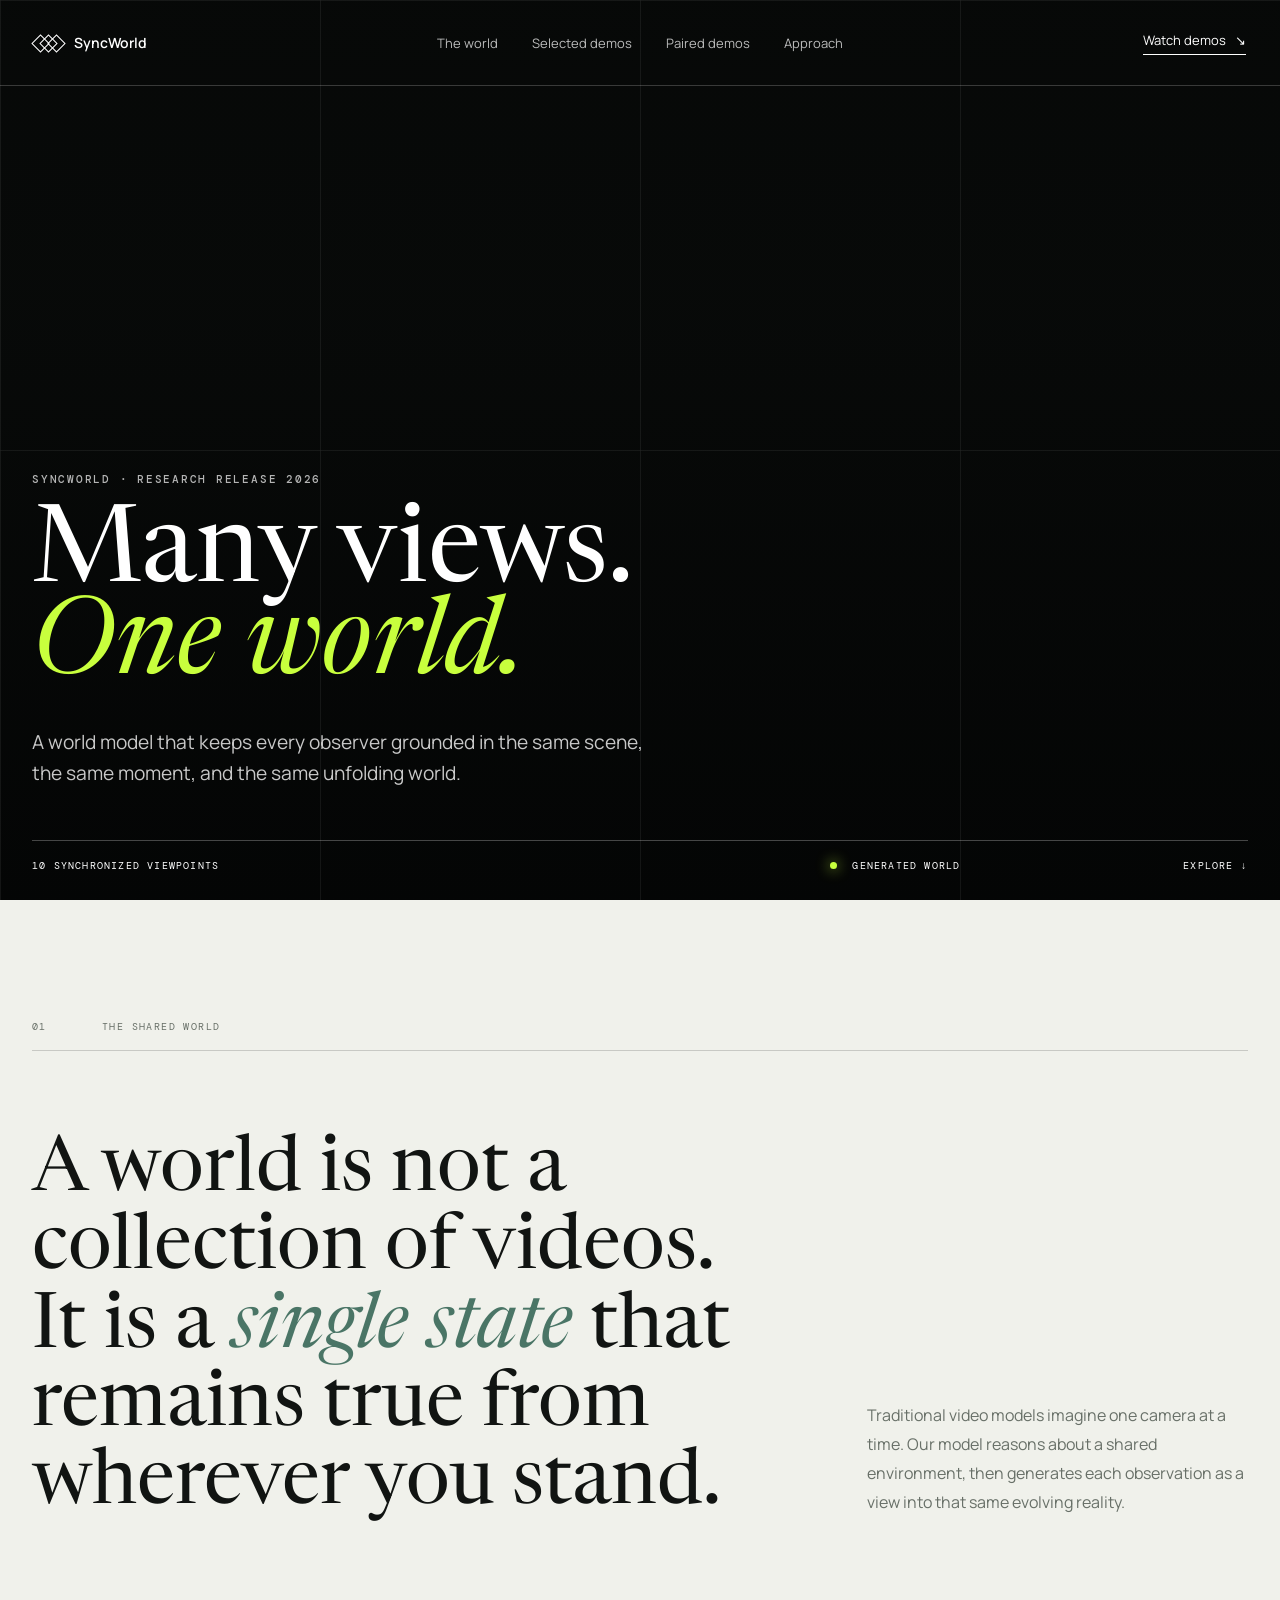
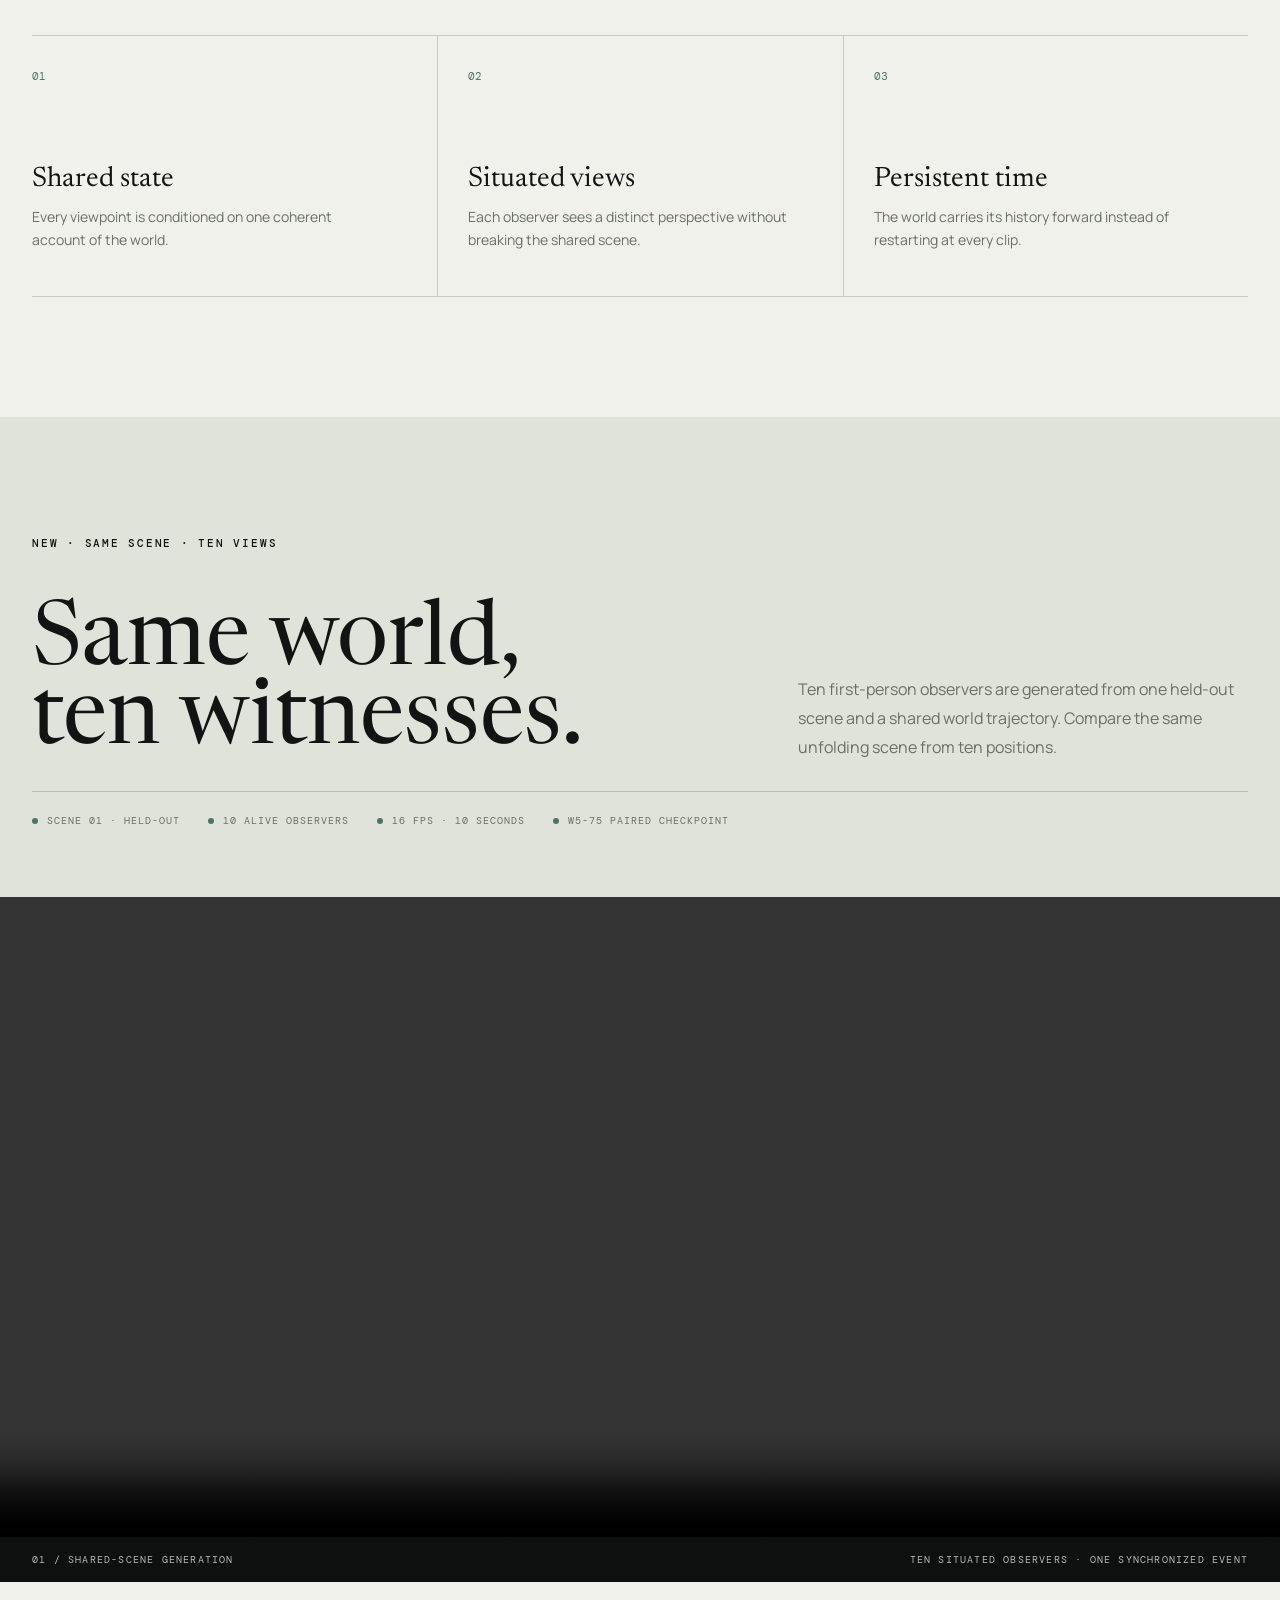
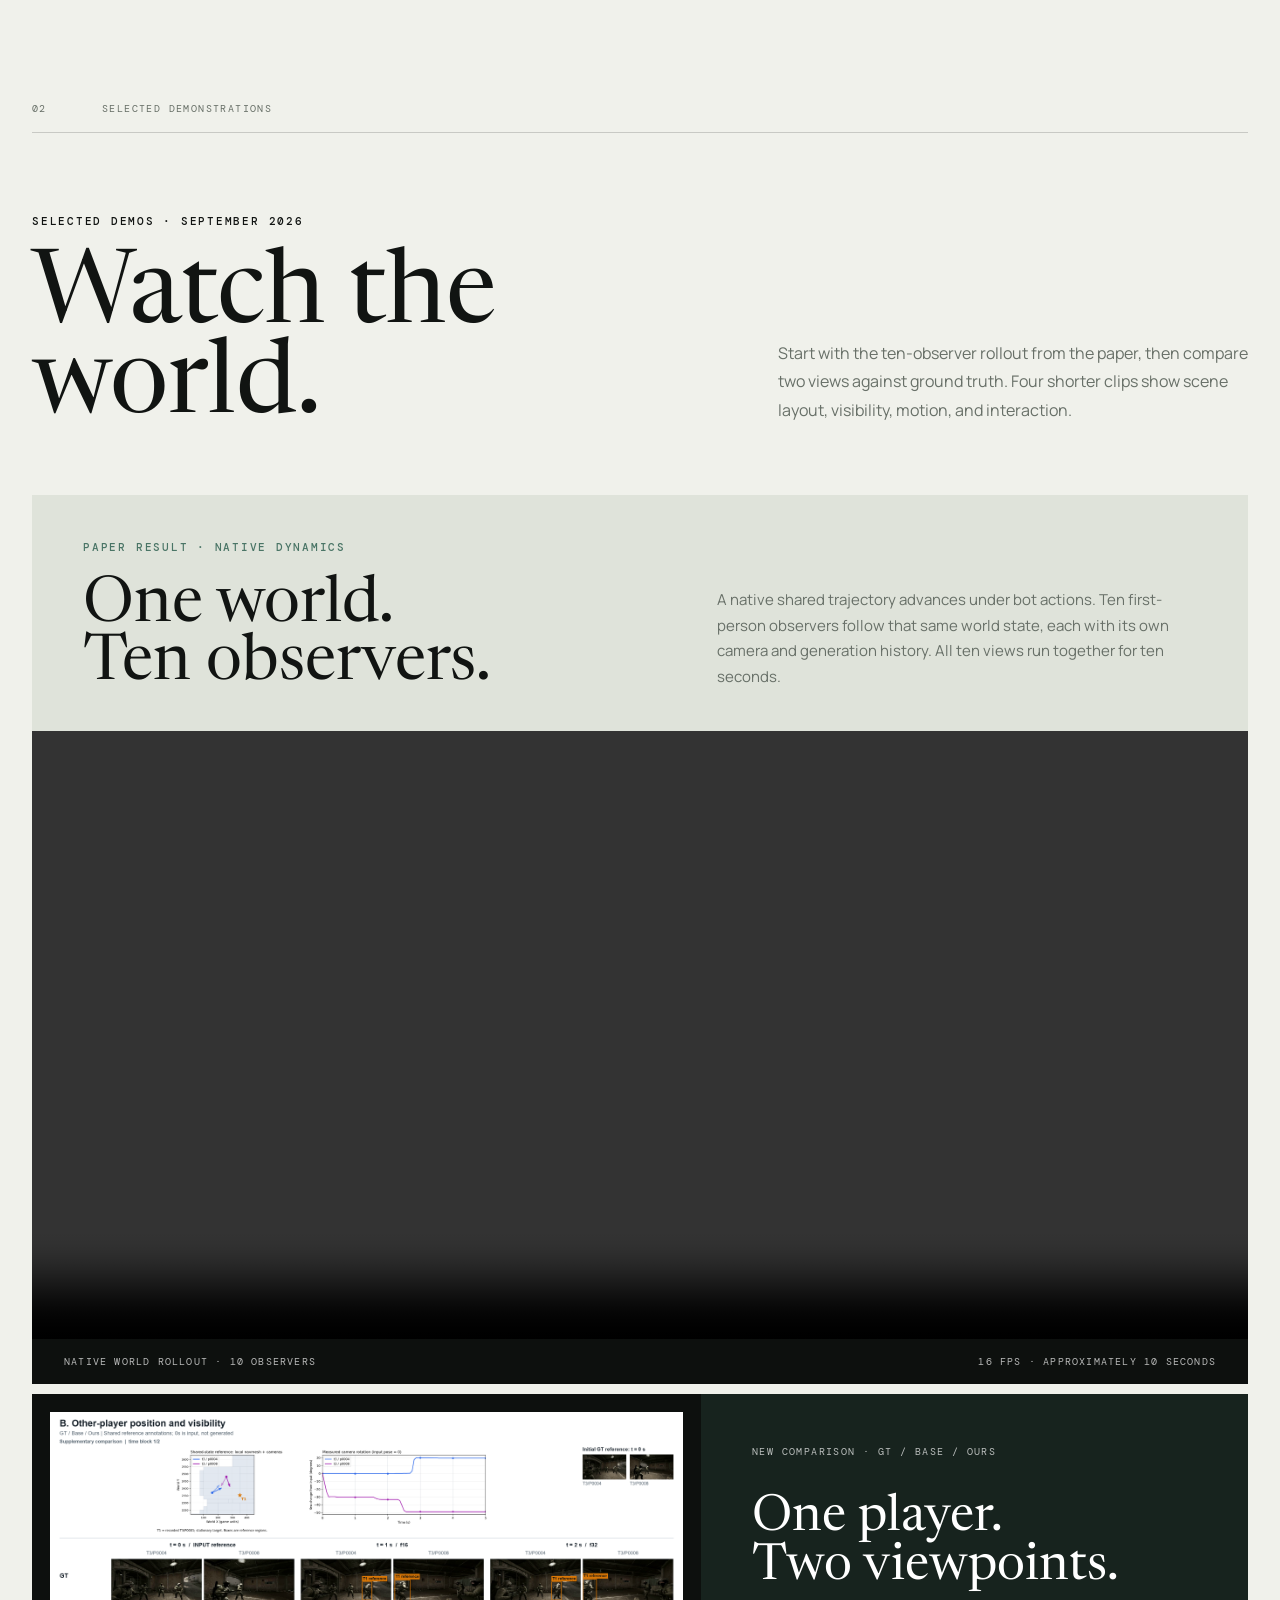
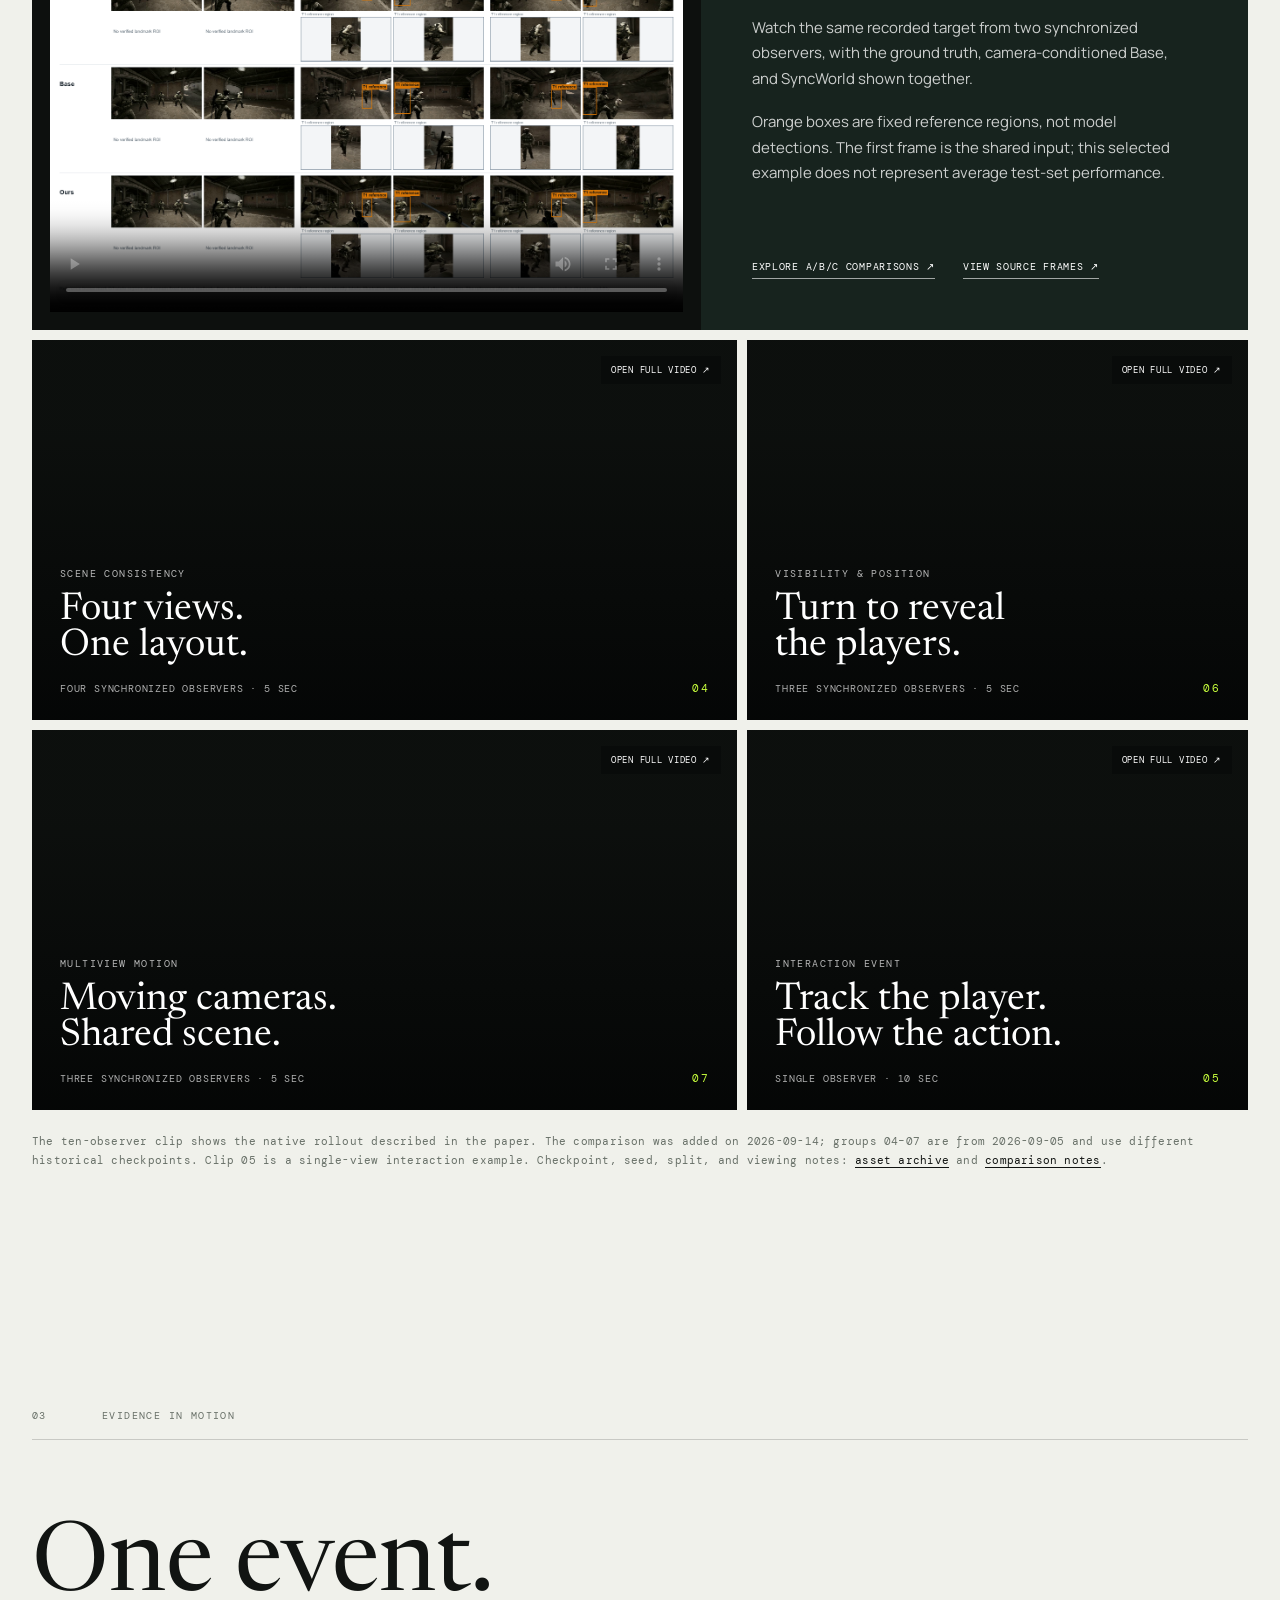
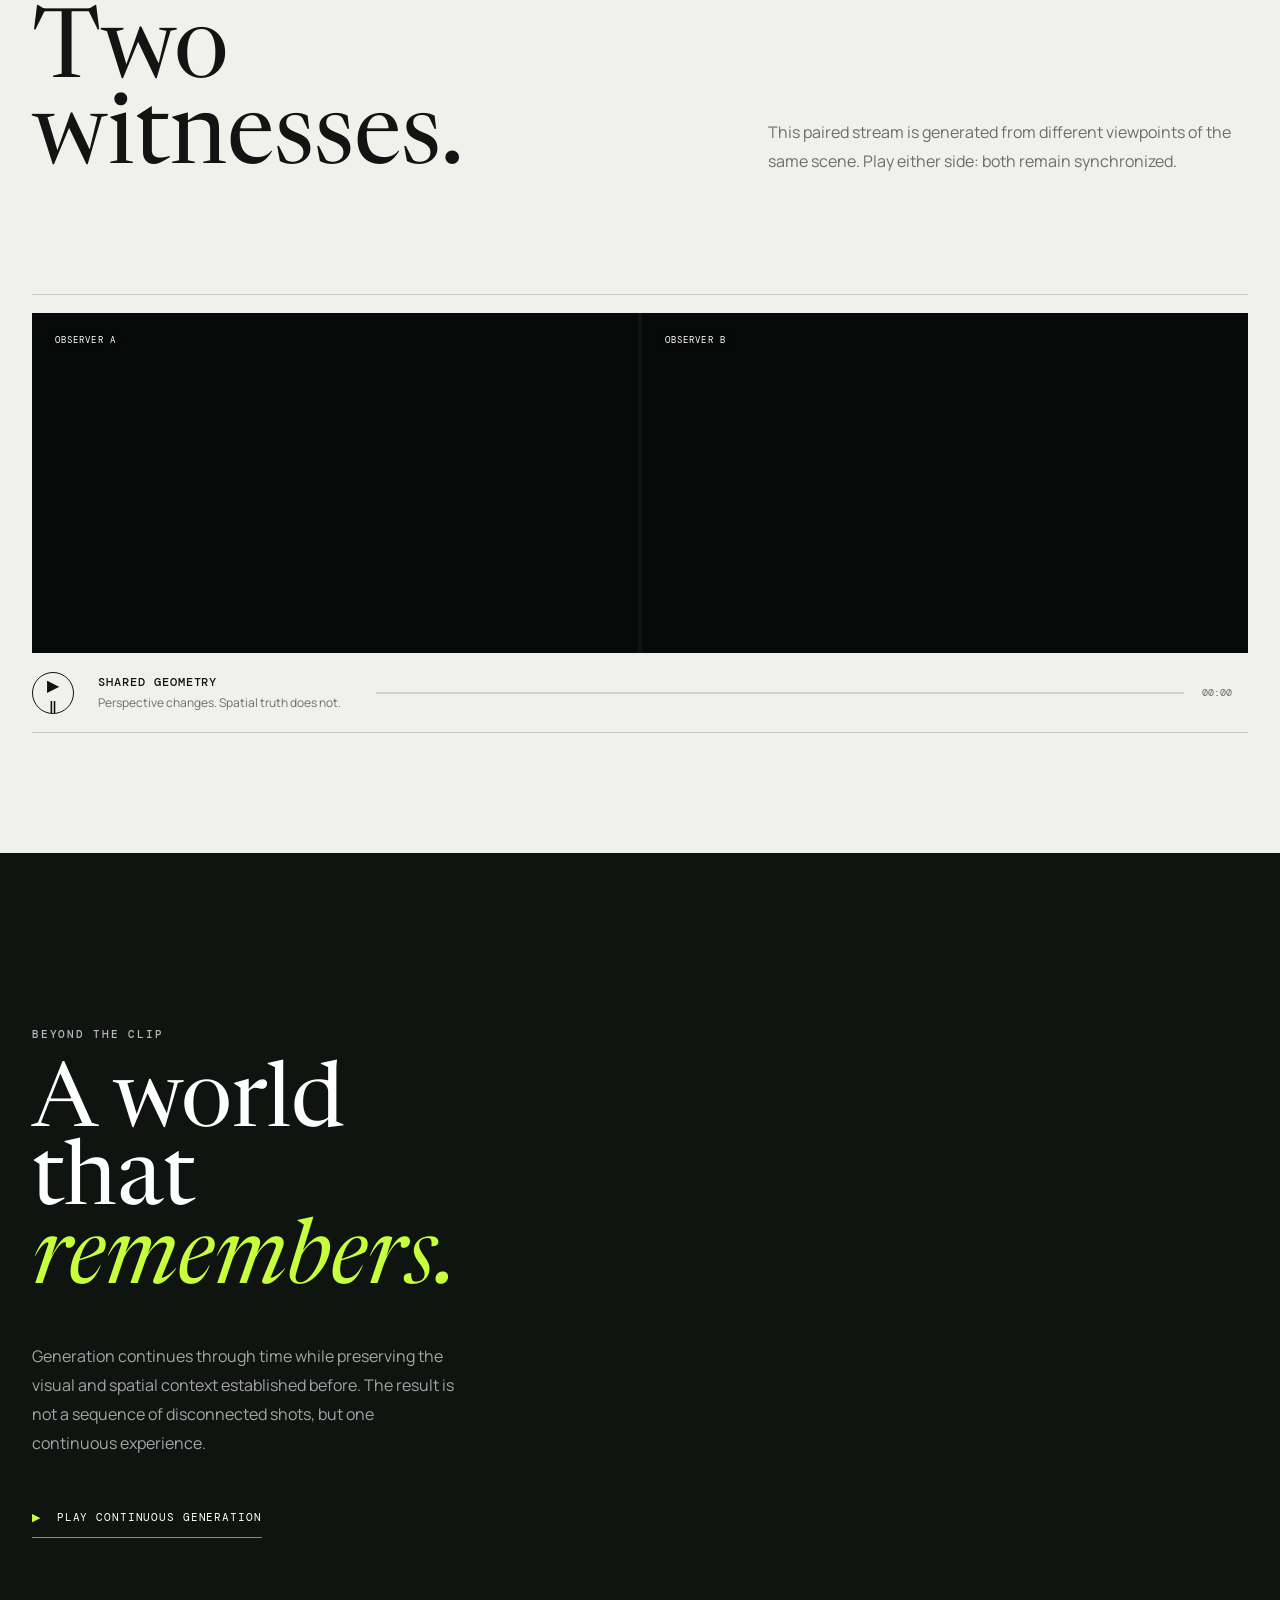
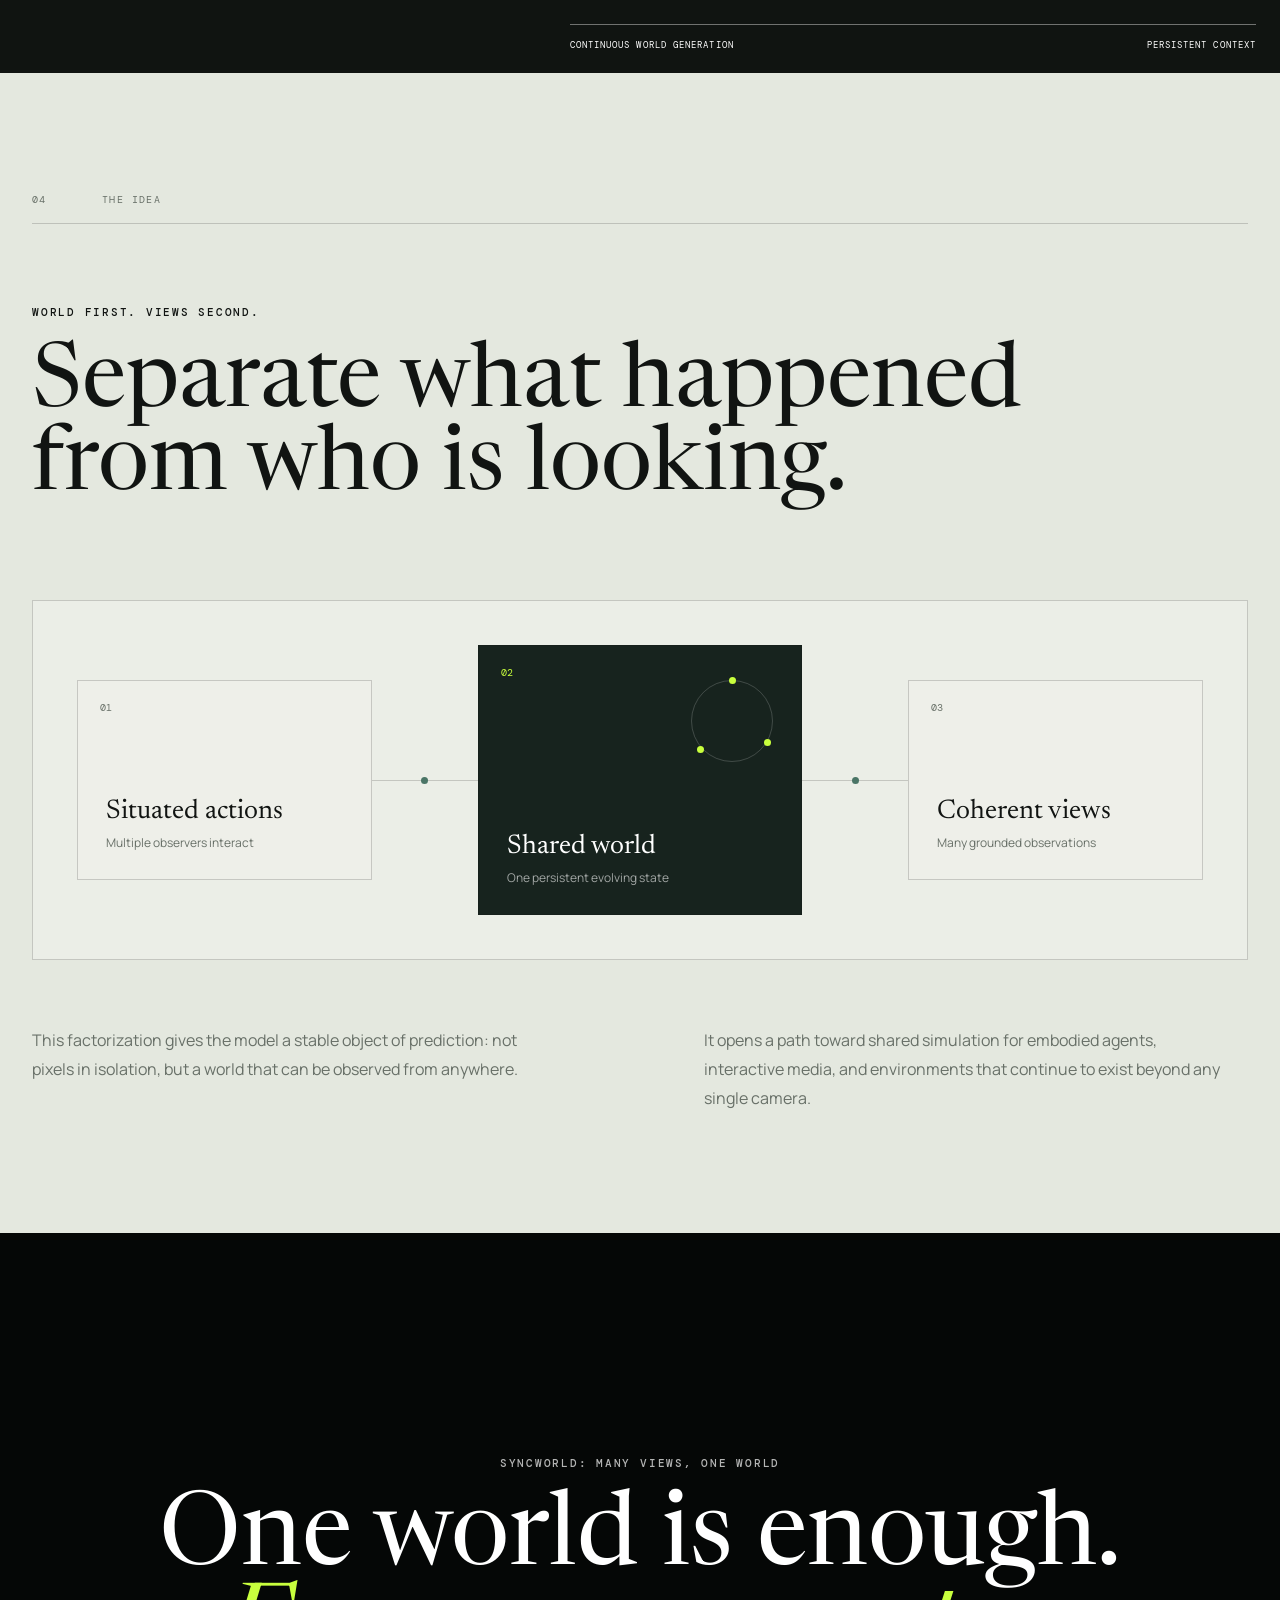
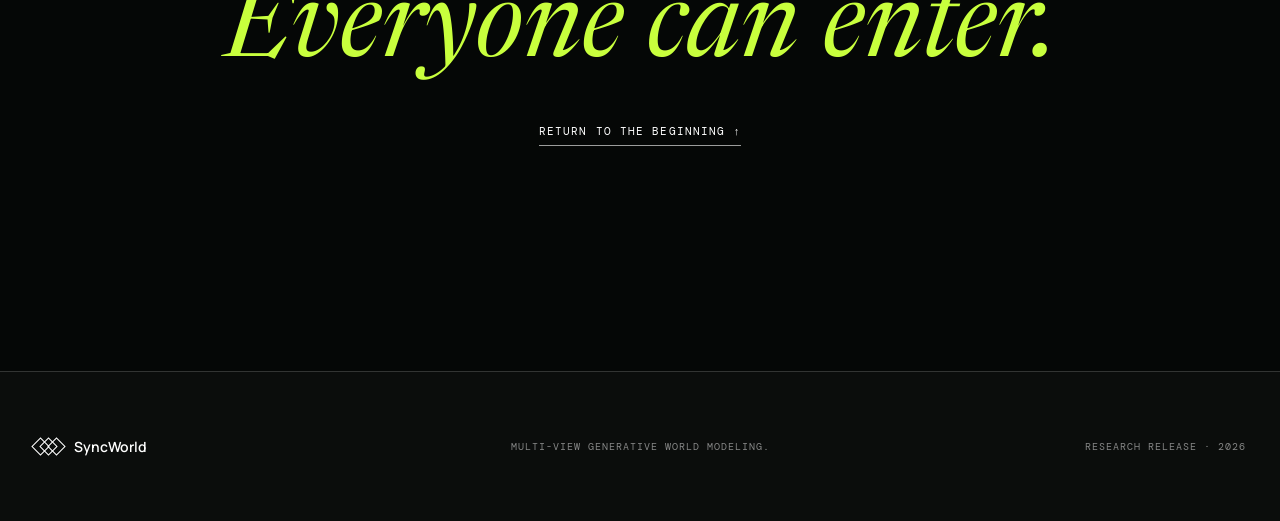
<file: index.html>
<!doctype html>
<html lang="en">
<head>
  <meta charset="utf-8">
  <meta name="viewport" content="width=device-width, initial-scale=1">
  <meta name="theme-color" content="#0b0d0c">
  <meta name="description" content="SyncWorld: Many Views, One World. A shared world state generates situated observations for multiple observers.">
  <meta property="og:title" content="SyncWorld: Many Views, One World">
  <meta property="og:description" content="One shared world, independently rendered views.">
  <meta property="og:type" content="website">
  <title>SyncWorld: Many Views, One World</title>
  <link rel="icon" type="image/svg+xml" href="favicon.svg">
  <link rel="stylesheet" href="styles.css">
</head>
<body>
  <header class="nav" aria-label="Primary navigation">
    <a class="wordmark" href="#top" aria-label="SyncWorld home">
      <span class="mark" aria-hidden="true"><i></i><i></i><i></i></span>
      <span>SyncWorld</span>
    </a>
    <nav>
      <a href="#world">The world</a>
      <a href="#selected">Selected demos</a>
      <a href="#demos">Paired demos</a>
      <a href="#approach">Approach</a>
    </nav>
    <a class="nav-cta" href="#selected">Watch demos <span aria-hidden="true">↘</span></a>
  </header>

  <main id="top">
    <section class="hero" aria-labelledby="hero-title">
      <video class="hero-video" autoplay muted loop playsinline preload="auto">
        <source src="assets/video/same-scene-ten-views.mp4" type="video/mp4">
      </video>
      <div class="hero-shade"></div>
      <div class="hero-grid" aria-hidden="true"></div>
      <div class="hero-content">
        <p class="kicker light">SyncWorld · Research release 2026</p>
        <h1 id="hero-title">Many views.<br><em>One world.</em></h1>
        <p class="hero-copy">A world model that keeps every observer grounded in the same scene, the same moment, and the same unfolding world.</p>
      </div>
      <div class="hero-foot">
        <span>10 synchronized viewpoints</span>
        <span class="live"><i></i> Generated world</span>
        <a href="#world">Explore <span aria-hidden="true">↓</span></a>
      </div>
    </section>

    <section class="manifesto section-pad" id="world">
      <div class="section-index reveal"><span>01</span><span>The shared world</span></div>
      <div class="manifesto-copy reveal">
        <p class="display">A world is not a collection of videos. It is a <em>single state</em> that remains true from wherever you stand.</p>
        <p class="support">Traditional video models imagine one camera at a time. Our model reasons about a shared environment, then generates each observation as a view into that same evolving reality.</p>
      </div>
      <div class="world-principles reveal">
        <article><span>01</span><h3>Shared state</h3><p>Every viewpoint is conditioned on one coherent account of the world.</p></article>
        <article><span>02</span><h3>Situated views</h3><p>Each observer sees a distinct perspective without breaking the shared scene.</p></article>
        <article><span>03</span><h3>Persistent time</h3><p>The world carries its history forward instead of restarting at every clip.</p></article>
      </div>
    </section>

    <section class="ten-view-feature" aria-label="Ten-view generation demo">
      <div class="feature-heading reveal">
        <p class="kicker">New · Same scene · Ten views</p>
        <h2>Same world,<br>ten witnesses.</h2>
        <p>Ten first-person observers are generated from one held-out scene and a shared world trajectory. Compare the same unfolding scene from ten positions.</p>
        <div class="feature-meta" aria-label="Demo details">
          <span>Scene 01 · held-out</span>
          <span>10 alive observers</span>
          <span>16 fps · 10 seconds</span>
          <span>W5-75 paired checkpoint</span>
        </div>
      </div>
      <figure class="wide-film reveal">
        <video controls autoplay muted loop playsinline preload="metadata" aria-label="Ten synchronized views of one held-out scene">
          <source src="assets/video/same-scene-ten-views.mp4" type="video/mp4">
        </video>
        <figcaption><span>01 / Shared-scene generation</span><span>Ten situated observers · one synchronized event</span><a class="ten-view-open" href="assets/video/same-scene-ten-views.mp4">Open full video ↗</a></figcaption>
      </figure>
    </section>

    <section class="selected-section section-pad" id="selected" aria-labelledby="selected-title">
      <div class="section-index reveal"><span>02</span><span>Selected demonstrations</span></div>
      <div class="selected-intro reveal">
        <div>
          <p class="kicker">Selected demos · September 2026</p>
          <h2 id="selected-title">Watch the world.</h2>
        </div>
        <p>Start with the ten-observer rollout from the paper, then compare two views against ground truth. Four shorter clips show scene layout, visibility, motion, and interaction.</p>
      </div>
      <article class="selected-ten-view reveal" aria-labelledby="selected-ten-view-title">
        <div class="selected-ten-view-heading">
          <div>
            <p class="kicker">Paper result · Native dynamics</p>
            <h3 id="selected-ten-view-title">One world.<br>Ten observers.</h3>
          </div>
          <p>A native shared trajectory advances under bot actions. Ten first-person observers follow that same world state, each with its own camera and generation history. All ten views run together for ten seconds.</p>
        </div>
        <figure class="wide-film">
          <video controls autoplay muted loop playsinline preload="metadata" aria-label="Ten synchronized first-person views of one native world trajectory">
            <source src="assets/video/native-dynamics-ten-views.mp4" type="video/mp4">
          </video>
          <figcaption><span>Native world rollout · 10 observers</span><span>16 fps · approximately 10 seconds</span><a class="ten-view-open" href="assets/video/native-dynamics-ten-views.mp4">Open full video ↗</a></figcaption>
        </figure>
      </article>
      <article class="selected-update reveal" aria-labelledby="selected-update-title">
        <div class="selected-update-film">
          <video controls playsinline preload="metadata" poster="assets/video/selected-20260905/qualitative-20260914/B-block-1.png" aria-label="Ground truth, Base, and SyncWorld in two synchronized views">
            <source src="assets/video/selected-20260905/qualitative-20260914/B-GT-Base-Ours-boxed.mp4" type="video/mp4">
          </video>
        </div>
        <div class="selected-update-copy">
          <p class="selected-tag">New comparison · GT / Base / Ours</p>
          <h3 id="selected-update-title">One player.<br>Two viewpoints.</h3>
          <p>Watch the same recorded target from two synchronized observers, with the ground truth, camera-conditioned Base, and SyncWorld shown together.</p>
          <p class="selected-update-note">Orange boxes are fixed reference regions, not model detections. The first frame is the shared input; this selected example does not represent average test-set performance.</p>
          <div class="selected-update-links">
            <a href="assets/video/selected-20260905/qualitative-20260914/index.html">Explore A/B/C comparisons <span aria-hidden="true">↗</span></a>
            <a href="assets/video/selected-20260905/qualitative-abc-7methods-20260914/index.html">View source frames <span aria-hidden="true">↗</span></a>
          </div>
        </div>
      </article>
      <div class="selected-grid">
        <article class="selected-card selected-card-wide reveal">
          <video autoplay muted loop playsinline preload="metadata"><source src="assets/video/selected-20260905/04-four-view-scene.mp4" type="video/mp4"></video>
          <div class="selected-shade"></div>
          <div class="selected-card-copy"><span class="selected-number">04</span><p class="selected-tag">Scene consistency</p><h3>Four views.<br>One layout.</h3><p class="selected-meta">Four synchronized observers · 5 sec</p></div>
          <a class="selected-card-link" href="assets/video/selected-20260905/04-four-view-scene.mp4" aria-label="Open full four-view scene video"></a>
        </article>
        <article class="selected-card reveal">
          <video autoplay muted loop playsinline preload="metadata"><source src="assets/video/selected-20260905/06-player-reveal-three-views.mp4" type="video/mp4"></video>
          <div class="selected-shade"></div>
          <div class="selected-card-copy"><span class="selected-number">06</span><p class="selected-tag">Visibility &amp; position</p><h3>Turn to reveal<br>the players.</h3><p class="selected-meta">Three synchronized observers · 5 sec</p></div>
          <a class="selected-card-link" href="assets/video/selected-20260905/06-player-reveal-three-views.mp4" aria-label="Open full three-view visibility video"></a>
        </article>
        <article class="selected-card selected-card-wide reveal">
          <video autoplay muted loop playsinline preload="metadata"><source src="assets/video/selected-20260905/07-dynamic-camera-three-views.mp4" type="video/mp4"></video>
          <div class="selected-shade"></div>
          <div class="selected-card-copy"><span class="selected-number">07</span><p class="selected-tag">Multiview motion</p><h3>Moving cameras.<br>Shared scene.</h3><p class="selected-meta">Three synchronized observers · 5 sec</p></div>
          <a class="selected-card-link" href="assets/video/selected-20260905/07-dynamic-camera-three-views.mp4" aria-label="Open full three-view motion video"></a>
        </article>
        <article class="selected-card selected-card-interaction reveal">
          <video autoplay muted loop playsinline preload="metadata"><source src="assets/video/selected-20260905/05-player-tracking-and-firing.mp4" type="video/mp4"></video>
          <div class="selected-shade"></div>
          <div class="selected-card-copy"><span class="selected-number">05</span><p class="selected-tag">Interaction event</p><h3>Track the player.<br>Follow the action.</h3><p class="selected-meta">Single observer · 10 sec</p></div>
          <a class="selected-card-link" href="assets/video/selected-20260905/05-player-tracking-and-firing.mp4" aria-label="Open full single-view interaction video"></a>
        </article>
      </div>
      <p class="selected-note reveal">The ten-observer clip shows the native rollout described in the paper. The comparison was added on 2026-09-14; groups 04–07 are from 2026-09-05 and use different historical checkpoints. Clip 05 is a single-view interaction example. Checkpoint, seed, split, and viewing notes: <a href="assets/video/selected-20260905/README.md">asset archive</a> and <a href="assets/video/selected-20260905/qualitative-20260914/README.md">comparison notes</a>.</p>
    </section>

    <section class="demo-section section-pad" id="demos">
      <div class="section-index reveal"><span>03</span><span>Evidence in motion</span></div>
      <div class="demo-intro reveal">
        <h2>One event.<br>Two witnesses.</h2>
        <p>This paired stream is generated from different viewpoints of the same scene. Play either side: both remain synchronized.</p>
      </div>

      <article class="sync-demo reveal" data-sync-group>
        <div class="film-grid">
          <div class="film"><video muted loop playsinline preload="metadata"><source src="assets/video/shared-scene-a.mp4" type="video/mp4"></video><span>Observer A</span></div>
          <div class="film"><video muted loop playsinline preload="metadata"><source src="assets/video/shared-scene-b.mp4" type="video/mp4"></video><span>Observer B</span></div>
        </div>
        <div class="film-controls">
          <button class="play-button" type="button" aria-label="Play synchronized scene"><span class="play-icon">▶</span><span class="pause-icon">Ⅱ</span></button>
          <div><b>Shared geometry</b><span>Perspective changes. Spatial truth does not.</span></div>
          <div class="timeline"><i></i></div>
          <time>00:00</time>
        </div>
      </article>

    </section>

    <section class="memory-section">
      <div class="memory-copy reveal">
        <p class="kicker light">Beyond the clip</p>
        <h2>A world that<br><em>remembers.</em></h2>
        <p>Generation continues through time while preserving the visual and spatial context established before. The result is not a sequence of disconnected shots, but one continuous experience.</p>
        <button class="inline-play" type="button" data-video-toggle="memory-video"><span>▶</span> Play continuous generation</button>
      </div>
      <div class="memory-film reveal">
        <video id="memory-video" muted loop playsinline preload="metadata">
          <source src="assets/video/continuous-world.mp4" type="video/mp4">
        </video>
        <div class="film-label"><span>Continuous world generation</span><span>Persistent context</span></div>
      </div>
    </section>

    <section class="approach section-pad" id="approach">
      <div class="section-index reveal"><span>04</span><span>The idea</span></div>
      <div class="approach-title reveal">
        <p class="kicker">World first. Views second.</p>
        <h2>Separate what happened<br>from who is looking.</h2>
      </div>
      <div class="system-map reveal" aria-label="Conceptual system diagram">
        <div class="map-node inputs"><small>01</small><b>Situated actions</b><span>Multiple observers interact</span></div>
        <div class="map-line"><i></i></div>
        <div class="map-node core"><small>02</small><b>Shared world</b><span>One persistent evolving state</span><div class="orbit"><i></i><i></i><i></i></div></div>
        <div class="map-line"><i></i></div>
        <div class="map-node outputs"><small>03</small><b>Coherent views</b><span>Many grounded observations</span></div>
      </div>
      <div class="approach-note reveal">
        <p>This factorization gives the model a stable object of prediction: not pixels in isolation, but a world that can be observed from anywhere.</p>
        <p>It opens a path toward shared simulation for embodied agents, interactive media, and environments that continue to exist beyond any single camera.</p>
      </div>
    </section>

    <section class="closing">
      <video autoplay muted loop playsinline preload="metadata"><source src="assets/video/same-scene-ten-views.mp4" type="video/mp4"></video>
      <div class="closing-shade"></div>
      <div class="closing-copy reveal">
        <p class="kicker light">SyncWorld: Many Views, One World</p>
        <h2>One world is enough.<br><em>Everyone can enter.</em></h2>
        <a href="#top">Return to the beginning <span aria-hidden="true">↑</span></a>
      </div>
    </section>
  </main>

  <footer>
    <a class="wordmark" href="#top"><span class="mark" aria-hidden="true"><i></i><i></i><i></i></span><span>SyncWorld</span></a>
    <p>Multi-view generative world modeling.</p>
    <p>Research release · 2026</p>
  </footer>
  <script src="script.js"></script>
</body>
</html>
</file>
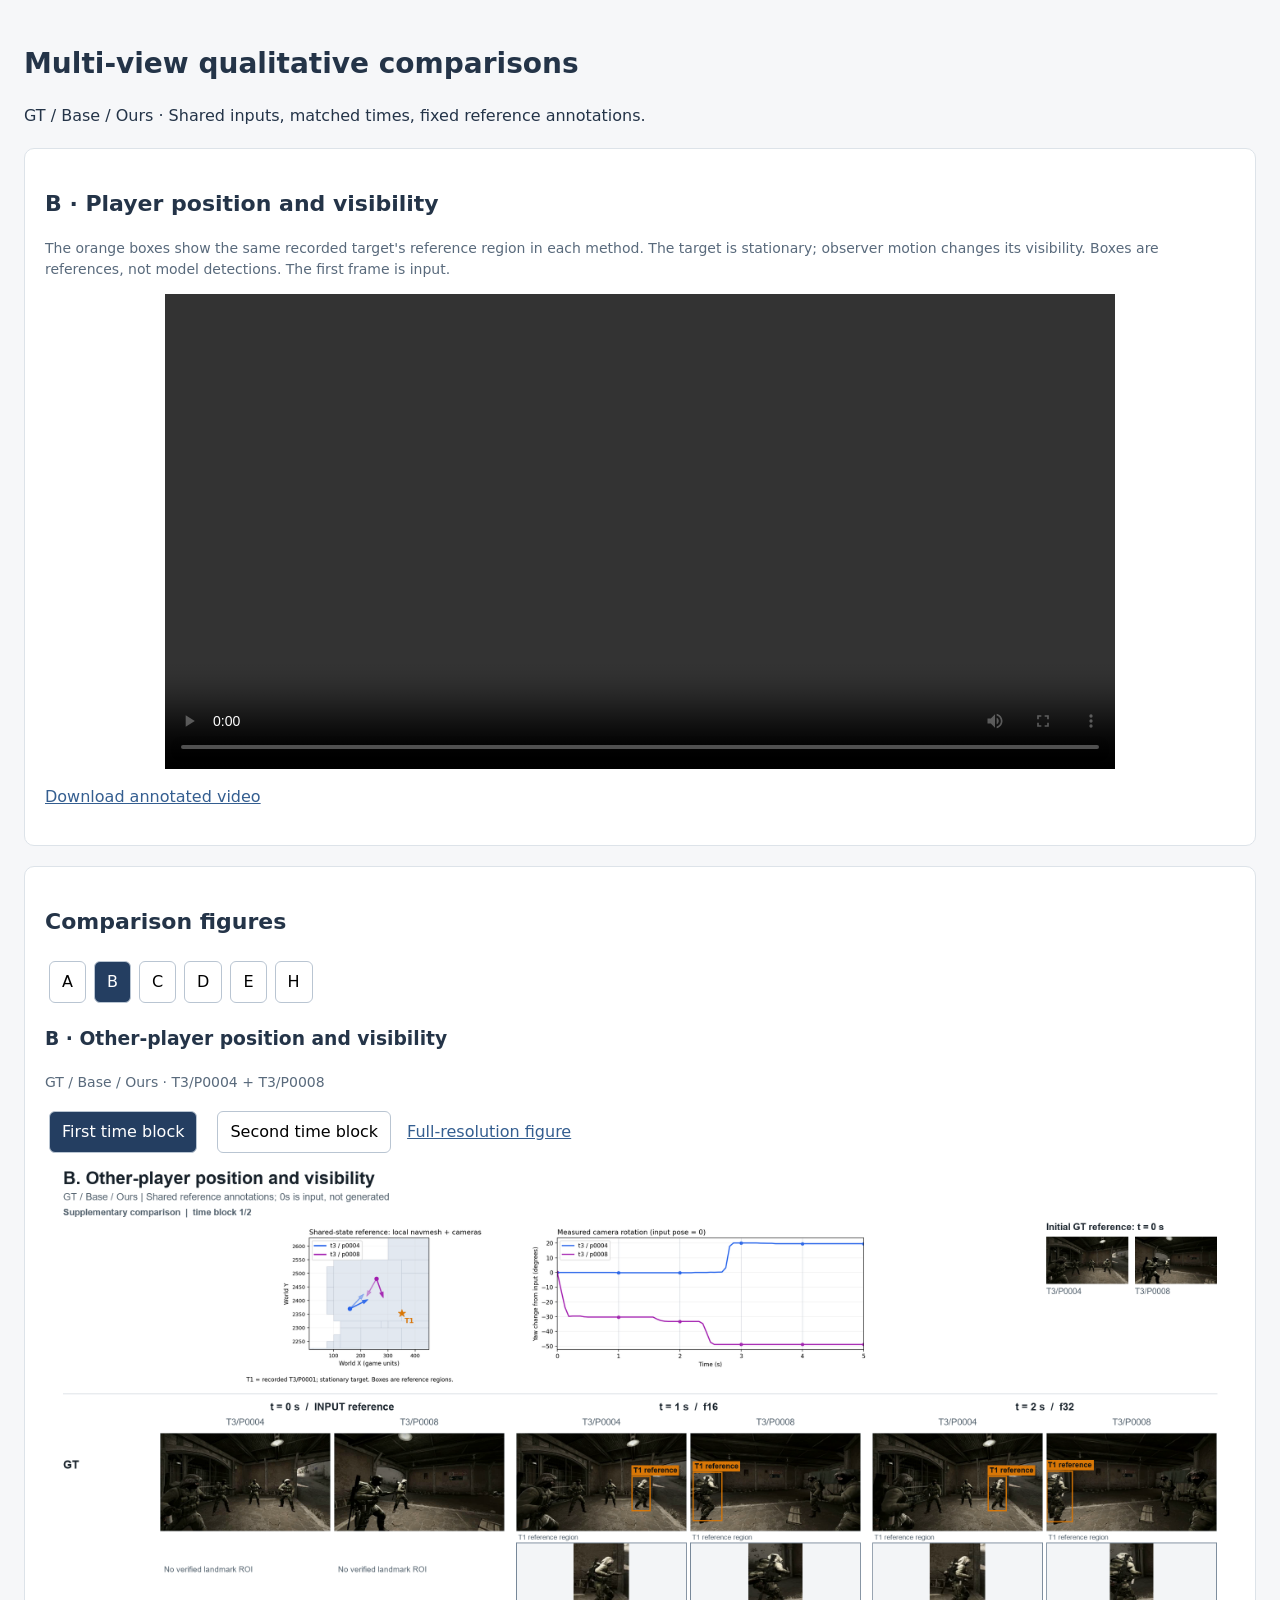
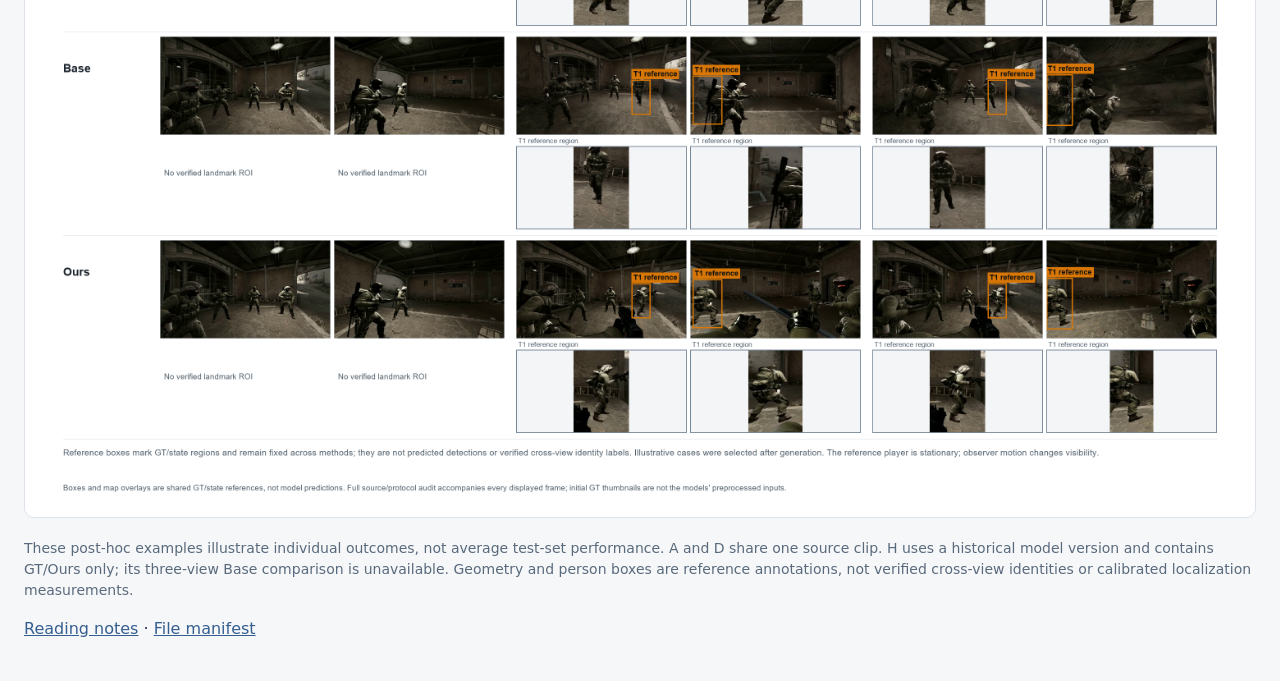
<file: assets/video/selected-20260905/qualitative-20260914/index.html>
<!doctype html><html lang="en"><head><meta charset="utf-8"><meta name="viewport" content="width=device-width,initial-scale=1"><title>Multi-view qualitative comparisons</title><style>
*{box-sizing:border-box}body{font:16px/1.5 system-ui,sans-serif;max-width:1500px;margin:auto;padding:24px;background:#f6f7f9;color:#243448}h1{font-size:28px}h2{font-size:22px}section{background:white;padding:20px;border:1px solid #dde3e9;border-radius:10px;margin:20px 0}video{display:block;width:min(100%,950px);max-height:85vh;margin:auto;background:#101822}button{font:inherit;padding:8px 12px;border:1px solid #b9c5d2;border-radius:6px;background:white;cursor:pointer;margin:4px}.active{background:#243e61;color:white}img{display:block;width:100%;height:auto}a{color:#345e90}.note{color:#596a7c;font-size:14px}nav{display:flex;flex-wrap:wrap}#controls{display:flex;align-items:center;gap:12px;flex-wrap:wrap}@media(max-width:650px){body{padding:10px}section{padding:10px}h1{font-size:24px}}</style></head><body>
<h1>Multi-view qualitative comparisons</h1><p>GT / Base / Ours · Shared inputs, matched times, fixed reference annotations.</p>
<section><h2>B · Player position and visibility</h2><p class="note">The orange boxes show the same recorded target's reference region in each method. The target is stationary; observer motion changes its visibility. Boxes are references, not model detections. The first frame is input.</p><video controls playsinline preload="metadata" src="B-GT-Base-Ours-boxed.mp4"></video><p><a href="B-GT-Base-Ours-boxed.mp4" download>Download annotated video</a></p></section>
<section><h2>Comparison figures</h2><nav id="figures"></nav><h3 id="title"></h3><p id="description" class="note"></p><div id="controls"><button id="first">First time block</button><button id="second">Second time block</button><a id="full" target="_blank" rel="noopener">Full-resolution figure</a></div><a id="image-link" target="_blank" rel="noopener"><img id="image" alt="Multi-view comparison figure"></a></section>
<p class="note">These post-hoc examples illustrate individual outcomes, not average test-set performance. A and D share one source clip. H uses a historical model version and contains GT/Ours only; its three-view Base comparison is unavailable. Geometry and person boxes are reference annotations, not verified cross-view identities or calibrated localization measurements.</p><p><a href="README.md">Reading notes</a> · <a href="manifest.json">File manifest</a></p>
<script>const DATA=[{"id": "A", "title": "Shared map geometry", "methods": ["GT", "Base", "Ours"], "frames": [0, 16, 32, 48, 64, 80], "fps": 16, "historical": false, "images": ["A-block-1.png", "A-block-2.png"], "full_image": "A-comparison.png", "views": ["T2/P0002", "T2/P0004"]}, {"id": "B", "title": "Other-player position and visibility", "methods": ["GT", "Base", "Ours"], "frames": [0, 16, 32, 48, 64, 80], "fps": 16, "historical": false, "images": ["B-block-1.png", "B-block-2.png"], "full_image": "B-comparison.png", "views": ["T3/P0004", "T3/P0008"]}, {"id": "C", "title": "Large camera turns and return rotation", "methods": ["GT", "Base", "Ours"], "frames": [0, 16, 32, 48, 64, 80], "fps": 16, "historical": false, "images": ["C-block-1.png", "C-block-2.png"], "full_image": "C-comparison.png", "views": ["T2/P0002", "T2/P0005"]}, {"id": "D", "title": "Supplement: approximately 165-degree turn", "methods": ["GT", "Base", "Ours"], "frames": [8, 16, 32, 48, 64, 80], "fps": 16, "historical": false, "images": ["D-block-1.png", "D-block-2.png"], "full_image": "D-comparison.png", "views": ["T2/P0002", "T2/P0004"]}, {"id": "E", "title": "Supplement: the first second of a rapid turn", "methods": ["GT", "Base", "Ours"], "frames": [1, 2, 4, 8, 16, 80], "fps": 16, "historical": false, "images": ["E-block-1.png", "E-block-2.png"], "full_image": "E-comparison.png", "views": ["T3/P0005", "T3/P0008"]}, {"id": "H", "title": "Historical three-view camera reveal: player regions", "methods": ["GT", "Ours"], "frames": [8, 12, 24, 33, 48, 80], "fps": 16, "historical": true, "images": ["H-block-1.png", "H-block-2.png"], "full_image": "H-comparison.png", "views": ["T2/P0003", "T2/P0006", "T2/P0011"]}];let current='B',block=0;const $=id=>document.getElementById(id);function render(){const c=DATA.find(x=>x.id===current);$('figures').innerHTML=DATA.map(x=>`<button data-id="${x.id}" class="${x.id===current?'active':''}">${x.id}</button>`).join('');$('figures').querySelectorAll('button').forEach(b=>b.onclick=()=>{current=b.dataset.id;block=0;render()});$('title').textContent=c.id+' · '+c.title;$('description').textContent=c.methods.join(' / ')+' · '+c.views.join(' + ')+(c.historical?' · Historical version':'');$('image').src=c.images[block];$('image-link').href=c.images[block];$('full').href=c.full_image;$('first').classList.toggle('active',block===0);$('second').classList.toggle('active',block===1)}$('first').onclick=()=>{block=0;render()};$('second').onclick=()=>{block=1;render()};render();</script></body></html>
</file>
<file: styles.css>
@import url('https://fonts.googleapis.com/css2?family=DM+Mono:wght@300;400;500&family=Manrope:wght@400;500;600&family=Newsreader:ital,opsz,wght@0,6..72,400;1,6..72,400&display=swap');

:root {
  --ink: #111412;
  --paper: #f0f1eb;
  --paper-2: #e4e8df;
  --acid: #c8ff3d;
  --mint: #71b69d;
  --line: rgba(17, 20, 18, .18);
  --muted: #687068;
  --serif: "Newsreader", Georgia, serif;
  --sans: "Manrope", Arial, sans-serif;
  --mono: "DM Mono", monospace;
}

* { box-sizing: border-box; }
html { scroll-behavior: smooth; background: var(--ink); }
body { margin: 0; overflow-x: hidden; background: var(--paper); color: var(--ink); font-family: var(--sans); letter-spacing: 0; }
body::selection { background: var(--acid); color: var(--ink); }
a { color: inherit; text-decoration: none; }
button { color: inherit; font: inherit; }
video { display: block; width: 100%; }
.section-pad { padding: 120px max(32px, calc((100vw - 1320px) / 2)); }
.kicker { margin: 0 0 24px; font: 500 11px/1.2 var(--mono); letter-spacing: .16em; text-transform: uppercase; }
.kicker.light { color: rgba(255,255,255,.7); }

.nav { position: absolute; inset: 0 0 auto; z-index: 30; height: 86px; padding: 0 34px; display: grid; grid-template-columns: 1fr auto 1fr; align-items: center; color: white; border-bottom: 1px solid rgba(255,255,255,.2); }
.nav nav { display: flex; gap: 34px; font-size: 13px; }
.nav nav a { opacity: .72; transition: opacity .2s; }
.nav nav a:hover { opacity: 1; }
.wordmark { display: inline-flex; align-items: center; gap: 11px; width: fit-content; font: 600 14px var(--sans); }
.mark { position: relative; width: 29px; height: 20px; display: inline-block; }
.mark i { position: absolute; top: 4px; width: 13px; height: 13px; border: 1px solid currentColor; transform: rotate(45deg); }
.mark i:nth-child(1) { left: 0; }.mark i:nth-child(2) { left: 8px; }.mark i:nth-child(3) { left: 16px; }
.nav-cta { justify-self: end; padding-bottom: 5px; border-bottom: 1px solid currentColor; font-size: 13px; }
.nav-cta span { margin-left: 6px; }

.hero { position: relative; min-height: 100svh; display: flex; align-items: flex-end; overflow: hidden; background: #080a09; color: white; }
.hero-video { position: absolute; inset: 0; height: 100%; object-fit: cover; object-position: center; transform: scale(1.04); }
.hero-shade { position: absolute; inset: 0; background: linear-gradient(180deg, rgba(3,4,4,.24), rgba(3,4,4,.08) 34%, rgba(3,4,4,.8)); }
.hero-grid { position: absolute; inset: 0; opacity: .13; background-image: linear-gradient(rgba(255,255,255,.5) 1px, transparent 1px), linear-gradient(90deg, rgba(255,255,255,.5) 1px, transparent 1px); background-size: 25% 50%; }
.hero-content { position: relative; z-index: 2; width: min(920px, calc(100% - 64px)); margin: 0 32px 110px; }
.hero h1 { margin: 0; max-width: 980px; font: 400 clamp(58px, 8.4vw, 128px)/.86 var(--serif); letter-spacing: 0; }
.hero h1 em, .closing h2 em, .memory-copy h2 em { color: var(--acid); font-weight: 400; }
.hero-copy { max-width: 620px; margin: 32px 0 0; color: rgba(255,255,255,.78); font-size: clamp(15px, 1.5vw, 20px); line-height: 1.65; }
.hero-foot { position: absolute; z-index: 3; inset: auto 32px 28px; display: grid; grid-template-columns: 1fr 1fr auto; padding-top: 18px; border-top: 1px solid rgba(255,255,255,.26); font: 400 10px var(--mono); letter-spacing: .12em; text-transform: uppercase; }
.hero-foot .live { justify-self: center; }.live i { display: inline-block; width: 7px; height: 7px; margin-right: 8px; border-radius: 50%; background: var(--acid); box-shadow: 0 0 14px var(--acid); }

.section-index { display: grid; grid-template-columns: 70px 1fr; padding-bottom: 17px; border-bottom: 1px solid var(--line); color: var(--muted); font: 400 10px var(--mono); letter-spacing: .14em; text-transform: uppercase; }
.manifesto { background: var(--paper); }
.manifesto-copy { display: grid; grid-template-columns: 1fr .52fr; gap: 8vw; align-items: end; padding: 82px 0 110px; }
.display { margin: 0; font: 400 clamp(42px, 6vw, 86px)/1.02 var(--serif); }
.display em { color: #4a7566; font-weight: 400; }
.support { margin: 0 0 8px; color: var(--muted); font-size: 16px; line-height: 1.8; }
.world-principles { display: grid; grid-template-columns: repeat(3, 1fr); border-top: 1px solid var(--line); border-bottom: 1px solid var(--line); }
.world-principles article { min-height: 260px; padding: 27px 30px 30px 0; }
.world-principles article + article { padding-left: 30px; border-left: 1px solid var(--line); }
.world-principles span { color: #4a7566; font: 400 11px var(--mono); }
.world-principles h3 { margin: 80px 0 12px; font: 400 28px var(--serif); }
.world-principles p { max-width: 330px; margin: 0; color: var(--muted); font-size: 14px; line-height: 1.7; }

.ten-view-feature { padding: 120px 0 0; overflow: hidden; background: #dfe3da; }
.feature-heading { width: min(1260px, calc(100% - 64px)); margin: 0 auto 70px; display: grid; grid-template-columns: 1fr 1fr; align-items: end; gap: 30px; }
.feature-heading .kicker { grid-column: 1 / -1; }
.feature-heading h2 { margin: 0; font: 400 clamp(56px, 7vw, 102px)/.88 var(--serif); }
.feature-heading > p:not(.kicker) { max-width: 450px; justify-self: end; margin: 0; color: var(--muted); font-size: 16px; line-height: 1.8; }
.feature-meta { grid-column: 1 / -1; display: flex; flex-wrap: wrap; gap: 9px 28px; padding-top: 22px; border-top: 1px solid var(--line); color: var(--muted); font: 400 10px var(--mono); letter-spacing: .1em; text-transform: uppercase; }
.feature-meta span { display: inline-flex; align-items: center; gap: 9px; }
.feature-meta span::before { content: ''; width: 6px; height: 6px; border-radius: 50%; background: #4a7566; }
.wide-film { margin: 0; background: #080a09; }
.wide-film video { height: auto; object-fit: contain; }
.wide-film figcaption { display: flex; justify-content: space-between; padding: 16px 32px; color: rgba(255,255,255,.7); background: #0d100e; font: 400 10px var(--mono); letter-spacing: .12em; text-transform: uppercase; }
.ten-view-open { display: none; color: white; border-bottom: 1px solid rgba(255,255,255,.6); }

.selected-section { background: var(--paper); }
.selected-intro { display: grid; grid-template-columns: 1fr .8fr; align-items: end; gap: 8vw; padding: 82px 0 62px; }
.selected-intro h2 { margin: 0; font: 400 clamp(60px, 8vw, 112px)/.88 var(--serif); }
.selected-intro > p { max-width: 470px; justify-self: end; margin: 0 0 8px; color: var(--muted); font-size: 16px; line-height: 1.8; }
.selected-ten-view { margin-bottom: 10px; background: #dfe3da; }
.selected-ten-view-heading { display: grid; grid-template-columns: 1fr 1fr; align-items: end; gap: 30px; padding: 46px clamp(24px, 4vw, 58px) 38px; }
.selected-ten-view-heading .kicker { color: #4a7566; }
.selected-ten-view-heading h3 { margin: 0; font: 400 clamp(46px, 5vw, 72px)/.9 var(--serif); }
.selected-ten-view-heading > p { max-width: 480px; justify-self: end; margin: 0 0 4px; color: var(--muted); font-size: 15px; line-height: 1.7; }
.selected-update { display: grid; grid-template-columns: minmax(0, 1.1fr) minmax(320px, .9fr); margin-bottom: 10px; color: white; background: #17231e; }
.selected-update-film { min-width: 0; display: grid; place-items: center; padding: 18px; background: #0d100e; }
.selected-update-film video { width: 100%; max-height: 520px; object-fit: contain; background: #0d100e; }
.selected-update-copy { display: flex; flex-direction: column; align-items: flex-start; padding: clamp(28px, 4vw, 58px); }
.selected-update-copy h3 { margin: 24px 0; font: 400 clamp(40px, 4vw, 64px)/.94 var(--serif); }
.selected-update-copy > p:not(.selected-tag) { max-width: 440px; margin: 0 0 18px; color: rgba(255,255,255,.78); font-size: 15px; line-height: 1.7; }
.selected-update-copy > .selected-update-note { color: rgba(255,255,255,.58); font-size: 12px; }
.selected-update-links { display: flex; flex-wrap: wrap; gap: 14px 28px; margin-top: auto; padding-top: 24px; }
.selected-update-links a { padding-bottom: 5px; border-bottom: 1px solid rgba(255,255,255,.6); font: 400 10px var(--mono); letter-spacing: .07em; text-transform: uppercase; }
.selected-update-links a:hover { border-color: var(--acid); color: var(--acid); }
.selected-grid { display: grid; grid-template-columns: repeat(12, 1fr); gap: 10px; }
.selected-card { position: relative; min-height: 380px; grid-column: span 5; overflow: hidden; color: white; background: #0d100e; }
.selected-card-wide { grid-column: span 7; }
.selected-card-interaction { min-height: 330px; }
.selected-card video { position: absolute; inset: 0; width: 100%; height: 100%; object-fit: cover; transition: transform .7s ease; }
.selected-card:hover video { transform: scale(1.035); }
.selected-card-link { position: absolute; z-index: 2; inset: 0; }
.selected-card-link::after { content: 'Open full video ↗'; position: absolute; top: 16px; right: 16px; padding: 8px 10px; color: white; background: rgba(8,10,9,.72); font: 400 9px var(--mono); letter-spacing: .08em; text-transform: uppercase; }
.selected-card-link:focus-visible { outline: 3px solid var(--acid); outline-offset: -3px; }
.selected-shade { position: absolute; inset: 0; background: linear-gradient(180deg, rgba(3,4,4,.05) 22%, rgba(3,4,4,.82) 100%); }
.selected-card-copy { position: absolute; inset: auto 28px 25px; }
.selected-number { position: absolute; right: 0; bottom: 0; color: var(--acid); font: 400 11px var(--mono); letter-spacing: .13em; }
.selected-tag { margin: 0 0 12px; color: rgba(255,255,255,.7); font: 400 10px var(--mono); letter-spacing: .14em; text-transform: uppercase; }
.selected-card h3 { margin: 0; font: 400 clamp(30px, 3vw, 48px)/.94 var(--serif); }
.selected-meta { margin: 18px 0 0; color: rgba(255,255,255,.68); font: 400 10px var(--mono); letter-spacing: .08em; text-transform: uppercase; }
.selected-note { margin: 22px 0 0; color: var(--muted); font: 400 11px/1.7 var(--mono); letter-spacing: .02em; }
.selected-note a { color: var(--ink); border-bottom: 1px solid var(--ink); }

.demo-section { background: var(--paper); }
.demo-intro { display: grid; grid-template-columns: 1fr 1fr; align-items: end; gap: 30px; padding: 84px 0 70px; }
.demo-intro h2 { margin: 0; font: 400 clamp(60px, 7.5vw, 108px)/.9 var(--serif); }
.demo-intro p { max-width: 480px; justify-self: end; margin: 0 0 8px; color: var(--muted); line-height: 1.8; }
.sync-demo { margin-top: 40px; border-top: 1px solid var(--line); padding-top: 18px; }
.sync-demo + .sync-demo { margin-top: 96px; }
.film-grid { display: grid; grid-template-columns: 1fr 1fr; gap: 4px; background: var(--ink); }
.film { position: relative; overflow: hidden; aspect-ratio: 16 / 9; background: #080a09; }
.film video { height: 100%; object-fit: cover; }
.film > span { position: absolute; top: 14px; left: 14px; padding: 7px 9px; color: white; background: rgba(8,10,9,.7); backdrop-filter: blur(8px); font: 400 9px var(--mono); letter-spacing: .12em; text-transform: uppercase; }
.film-controls { min-height: 80px; display: grid; grid-template-columns: 48px 260px 1fr 46px; gap: 18px; align-items: center; border-bottom: 1px solid var(--line); }
.play-button { width: 42px; height: 42px; border: 1px solid var(--ink); border-radius: 50%; background: transparent; cursor: pointer; }
.pause-icon, .is-playing .play-icon { display: none; }.is-playing .pause-icon { display: inline; }
.film-controls b, .film-controls span { display: block; }.film-controls b { font: 500 12px var(--mono); text-transform: uppercase; letter-spacing: .08em; }.film-controls div > span { margin-top: 4px; color: var(--muted); font-size: 12px; }
.timeline { height: 2px; background: rgba(17,20,18,.14); }.timeline i { display: block; width: 0; height: 100%; background: var(--ink); }
.film-controls time { color: var(--muted); font: 400 10px var(--mono); }

.memory-section { min-height: 820px; display: grid; grid-template-columns: .78fr 1.22fr; color: white; background: #101411; }
.memory-copy { padding: 120px 7vw 80px max(32px, calc((100vw - 1320px) / 2)); display: flex; flex-direction: column; justify-content: center; }
.memory-copy h2 { margin: 0; font: 400 clamp(58px, 7vw, 104px)/.88 var(--serif); }.memory-copy > p:not(.kicker) { max-width: 470px; margin: 40px 0; color: rgba(255,255,255,.62); line-height: 1.8; }
.inline-play { width: fit-content; padding: 13px 0; border: 0; border-bottom: 1px solid rgba(255,255,255,.5); background: transparent; cursor: pointer; font: 400 11px var(--mono); letter-spacing: .08em; text-transform: uppercase; }.inline-play span { margin-right: 8px; color: var(--acid); }
.memory-film { position: relative; min-width: 0; overflow: hidden; }.memory-film video { width: 100%; height: 100%; object-fit: cover; }.film-label { position: absolute; inset: auto 24px 22px; display: flex; justify-content: space-between; padding-top: 14px; border-top: 1px solid rgba(255,255,255,.4); font: 400 9px var(--mono); letter-spacing: .12em; text-transform: uppercase; }

.approach { background: var(--paper-2); }
.approach-title { padding: 82px 0 90px; }.approach-title h2 { margin: 0; max-width: 1100px; font: 400 clamp(54px, 7vw, 100px)/.93 var(--serif); }
.system-map { display: grid; grid-template-columns: 1fr .36fr 1.1fr .36fr 1fr; align-items: center; min-height: 350px; padding: 44px; border: 1px solid var(--line); background: rgba(255,255,255,.25); }
.map-node { position: relative; min-height: 200px; display: flex; flex-direction: column; justify-content: flex-end; padding: 28px; border: 1px solid var(--line); background: rgba(240,241,235,.6); }
.map-node small { position: absolute; top: 20px; left: 22px; color: var(--muted); font: 400 10px var(--mono); }.map-node b { font: 400 27px var(--serif); }.map-node span { margin-top: 9px; color: var(--muted); font-size: 12px; }
.map-node.core { min-height: 270px; color: white; background: #17231e; }.map-node.core span { color: rgba(255,255,255,.6); }.map-node.core small { color: var(--acid); }
.map-line { height: 1px; background: var(--line); }.map-line i { display: block; width: 7px; height: 7px; margin: -3px auto 0; border-radius: 50%; background: #4a7566; }
.orbit { position: absolute; top: 34px; right: 28px; width: 82px; height: 82px; border: 1px solid rgba(255,255,255,.18); border-radius: 50%; animation: spin 12s linear infinite; }.orbit i { position: absolute; width: 7px; height: 7px; border-radius: 50%; background: var(--acid); }.orbit i:nth-child(1){top:-4px;left:37px}.orbit i:nth-child(2){bottom:8px;left:5px}.orbit i:nth-child(3){right:1px;bottom:15px}@keyframes spin{to{transform:rotate(360deg)}}
.approach-note { display: grid; grid-template-columns: 1fr 1fr; gap: 10vw; margin-top: 66px; }.approach-note p { margin: 0; max-width: 520px; color: var(--muted); font-size: 16px; line-height: 1.8; }

.closing { position: relative; min-height: 82svh; display: flex; align-items: center; justify-content: center; overflow: hidden; color: white; background: #080a09; text-align: center; }.closing > video { position: absolute; inset: 0; height: 100%; object-fit: cover; transform: scale(1.04); }.closing-shade { position: absolute; inset: 0; background: rgba(4,6,5,.68); }.closing-copy { position: relative; z-index: 2; padding: 80px 24px; }.closing h2 { margin: 0; font: 400 clamp(58px, 8vw, 118px)/.9 var(--serif); }.closing a { display: inline-block; margin-top: 46px; padding-bottom: 7px; border-bottom: 1px solid rgba(255,255,255,.6); font: 400 11px var(--mono); letter-spacing: .1em; text-transform: uppercase; }
footer { min-height: 150px; display: grid; grid-template-columns: 1fr 1fr 1fr; align-items: center; padding: 30px 34px; color: white; background: #0b0d0c; border-top: 1px solid rgba(255,255,255,.16); }footer p { margin: 0; color: rgba(255,255,255,.5); font: 400 10px var(--mono); letter-spacing: .1em; text-transform: uppercase; }footer p:nth-child(2){text-align:center}footer p:last-child{text-align:right}

.reveal { opacity: 0; transform: translateY(28px); transition: opacity .8s ease, transform .8s ease; }.reveal.visible { opacity: 1; transform: none; }
@media (prefers-reduced-motion: reduce) { html{scroll-behavior:auto}.reveal{opacity:1;transform:none;transition:none}.orbit{animation:none} }

@media (max-width: 800px) {
  .section-pad { padding: 88px 20px; }
  .nav { height: 68px; padding: 0 20px; grid-template-columns: 1fr auto; }.nav nav{display:none}.nav-cta{font-size:11px}
  .hero-content { width: calc(100% - 40px); margin: 0 20px 112px; }.hero h1{font-size:clamp(53px,16vw,78px)}.hero-copy{max-width:480px;font-size:14px}.hero-foot{inset:auto 20px 22px;grid-template-columns:1fr auto}.hero-foot .live{display:none}
  .manifesto-copy,.feature-heading,.demo-intro,.memory-section,.approach-note { grid-template-columns: 1fr; }.manifesto-copy{gap:34px;padding:60px 0 80px}.display{font-size:48px}.world-principles{grid-template-columns:1fr}.world-principles article{min-height:190px;padding:24px 0}.world-principles article+article{padding-left:0;border-left:0;border-top:1px solid var(--line)}.world-principles h3{margin-top:44px}
  .ten-view-feature{padding-top:88px}.feature-heading{width:calc(100% - 40px);gap:30px;margin-bottom:50px}.feature-heading h2{font-size:64px}.feature-heading>p:not(.kicker){justify-self:start}.wide-film figcaption{padding:8px 20px;align-items:center;gap:14px}.wide-film figcaption span:last-of-type{display:none}.ten-view-open{display:inline-flex;min-height:44px;align-items:center;flex-shrink:0}
  .selected-intro{grid-template-columns:1fr;gap:30px;padding:60px 0 40px}.selected-intro>p{justify-self:start}.selected-ten-view-heading{grid-template-columns:1fr;gap:20px;padding:28px 24px}.selected-ten-view-heading>p{justify-self:start}.selected-update{grid-template-columns:1fr}.selected-update-film{padding:12px}.selected-update-copy{padding:28px 24px}.selected-update-copy h3{margin:18px 0}.selected-update-links{margin-top:0}.selected-grid{grid-template-columns:1fr;gap:8px}.selected-card,.selected-card-wide,.selected-card-interaction{grid-column:auto;min-height:72vw}.selected-card video{height:calc(100% - 100px);object-fit:contain;object-position:center top}.selected-card-copy{inset:auto 20px 20px}.selected-card h3{font-size:40px}.selected-number{right:0}.selected-note{margin-top:18px}
  .demo-intro{gap:30px;padding:60px 0 40px}.demo-intro h2{font-size:clamp(54px, 9vw, 68px)}.demo-intro p{justify-self:start}.film-grid{grid-template-columns:1fr}.film-controls{grid-template-columns:46px 1fr 42px}.film-controls .timeline{display:none}.sync-demo+.sync-demo{margin-top:70px}
  .memory-section{min-height:0}.memory-copy{min-width:0;padding:90px 20px}.memory-copy h2{font-size:clamp(50px, 13vw, 66px)}.memory-film{min-height:58vw}
  .approach-title{padding:60px 0}.approach-title h2{font-size:56px}.system-map{grid-template-columns:1fr;padding:20px}.map-line{height:48px;width:1px;justify-self:center}.map-line i{margin:20px 0 0 -3px}.map-node,.map-node.core{min-height:180px}.approach-note{gap:28px;margin-top:46px}
  .closing{min-height:72svh}.closing h2{font-size:58px}footer{grid-template-columns:1fr 1fr;min-height:120px;padding:24px 20px}footer p:nth-child(2){display:none}
}
</file>
